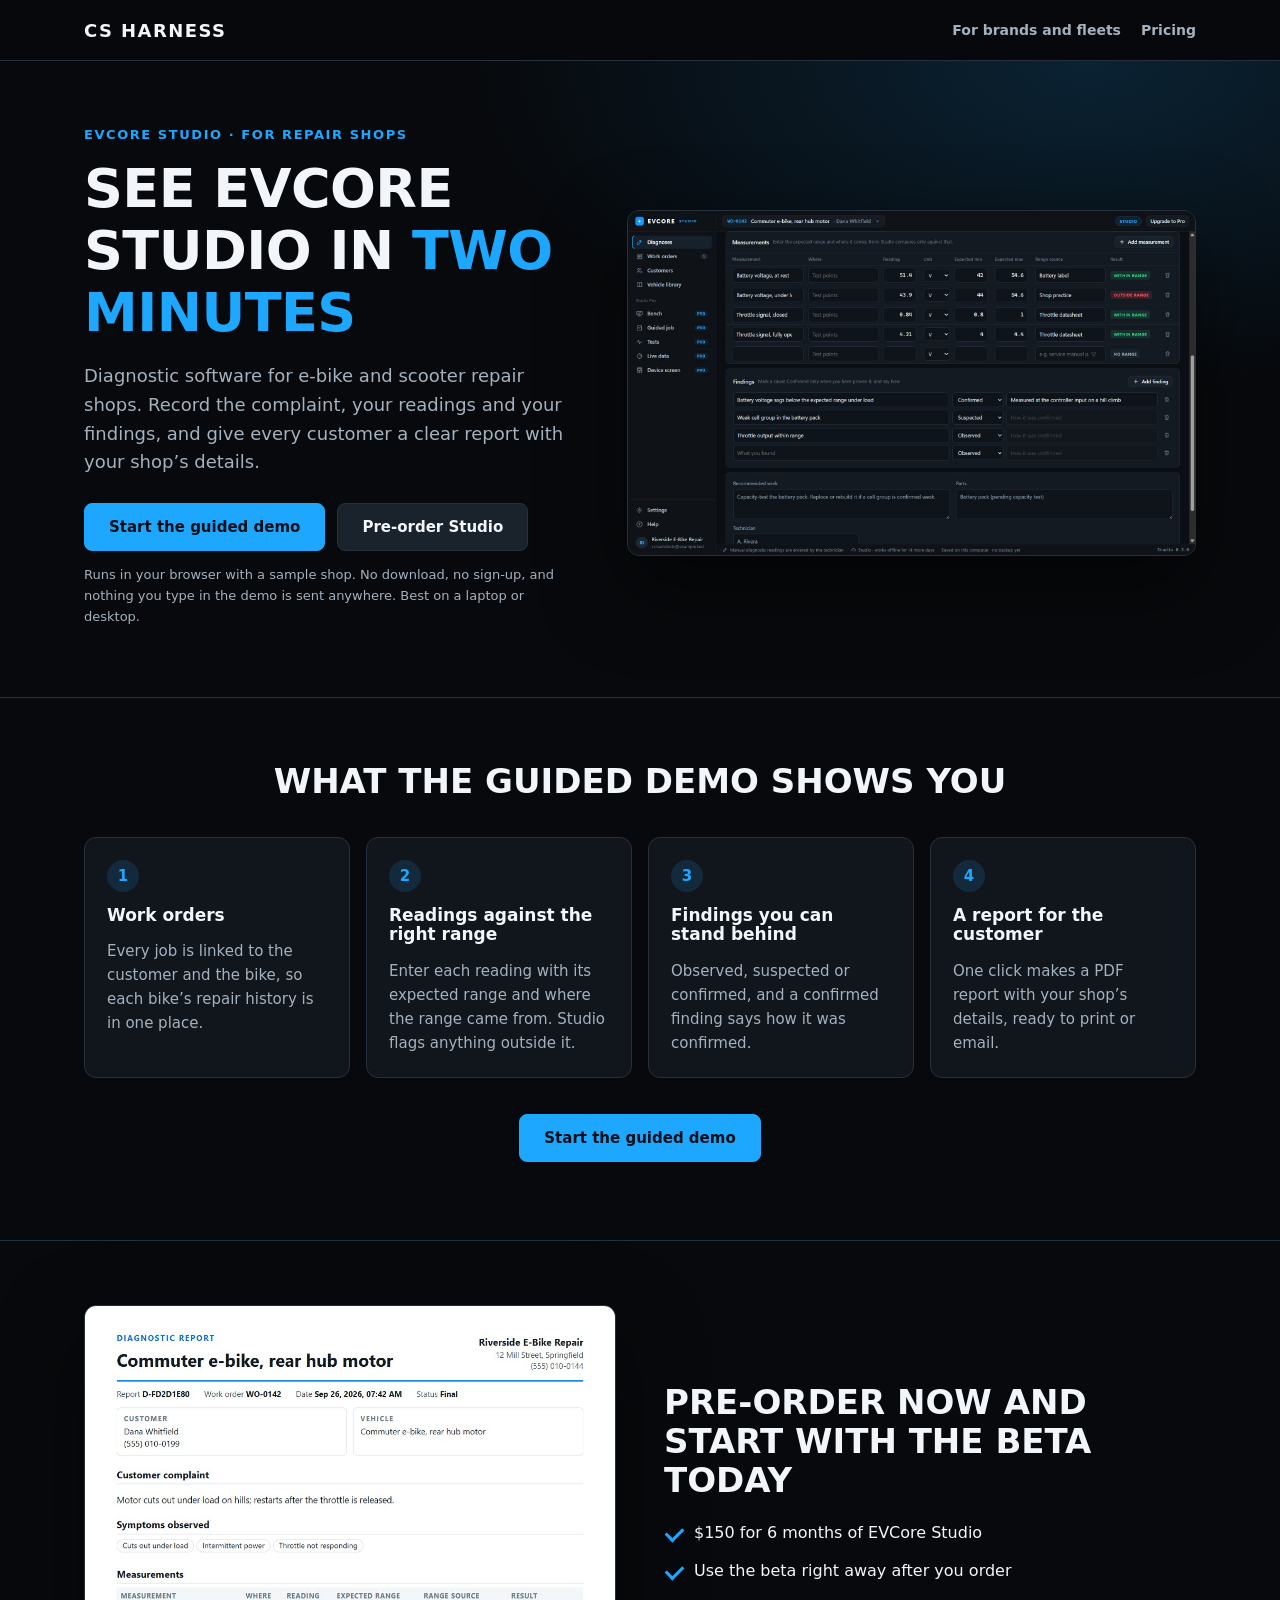
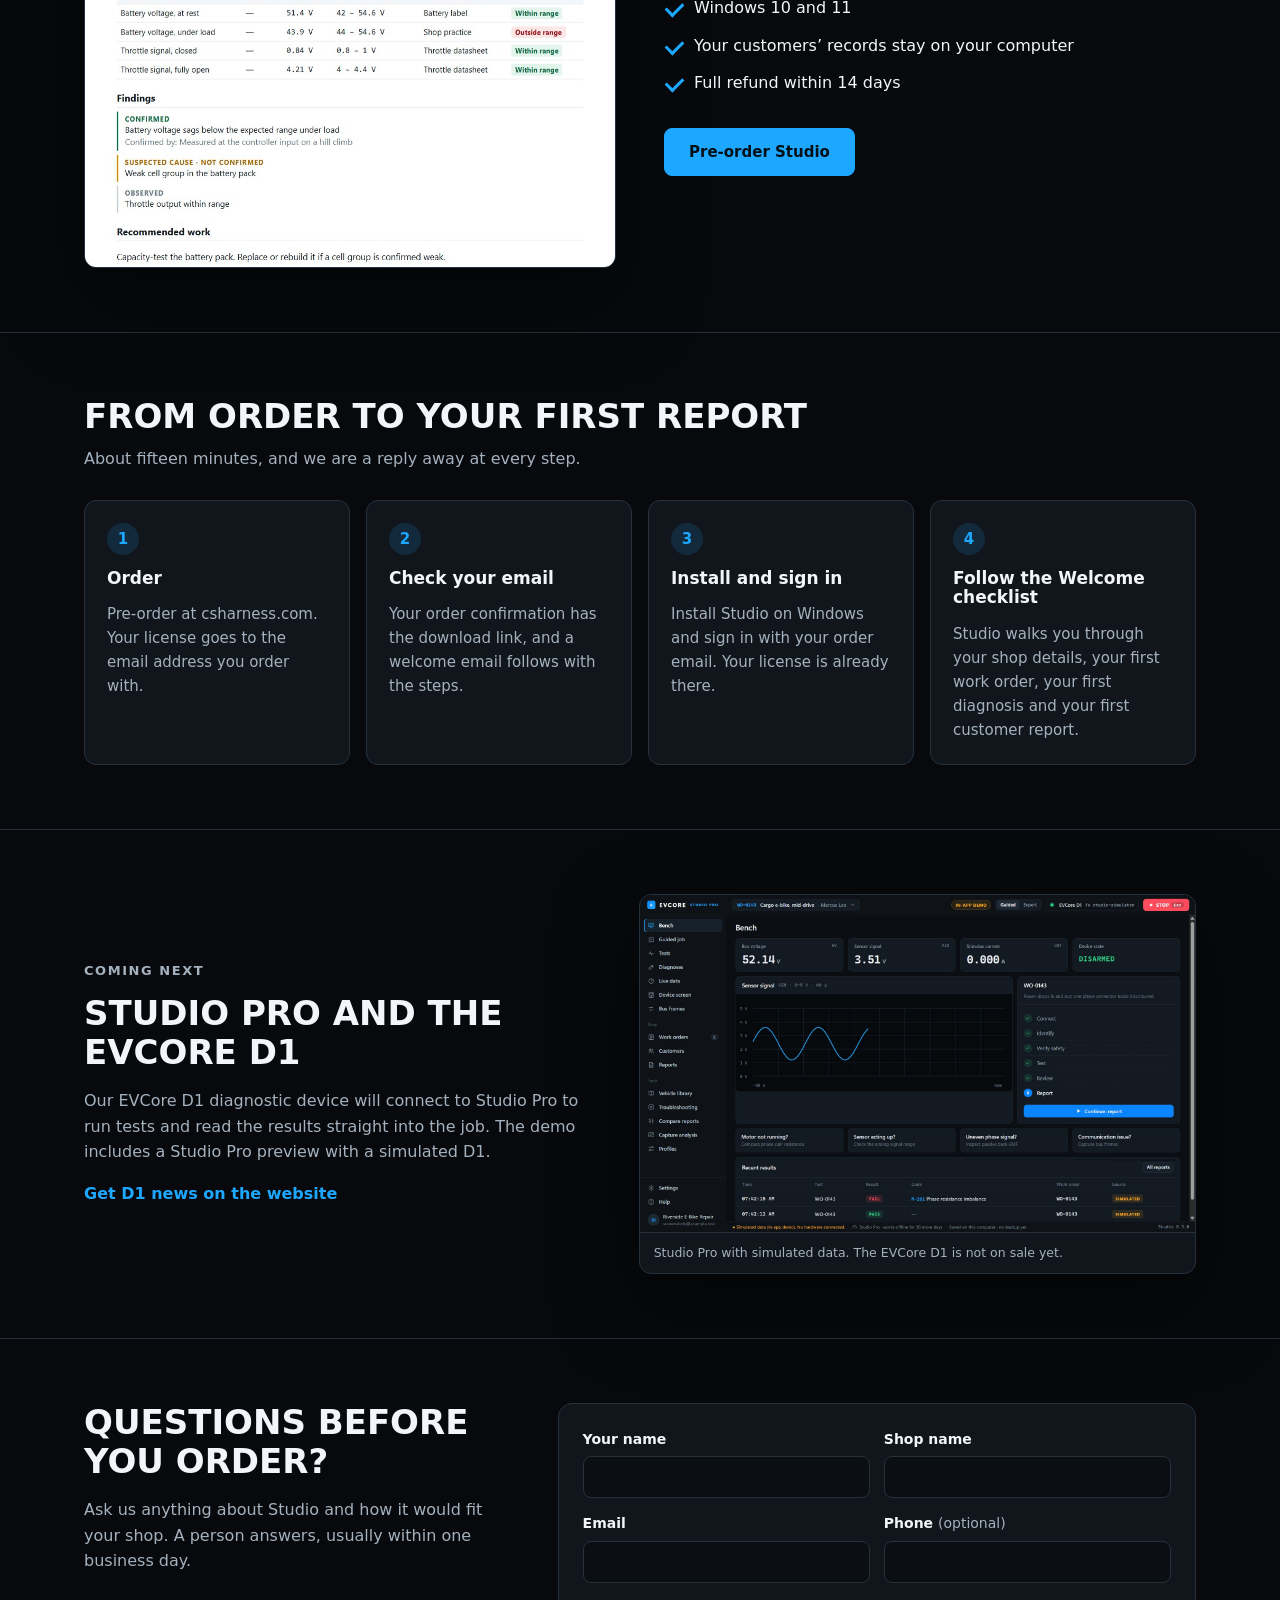
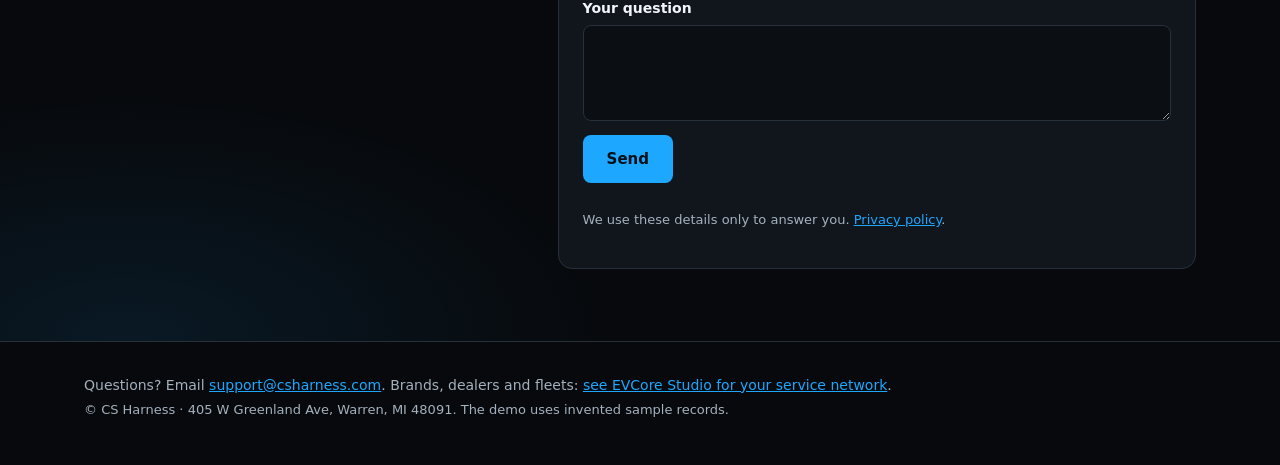
<file: index.html>
<!doctype html>
<html lang="en">
<head>
<meta charset="utf-8">
<meta name="viewport" content="width=device-width,initial-scale=1">
<meta http-equiv="Content-Security-Policy" content="default-src 'self'; style-src 'self' https://fonts.googleapis.com; font-src https://fonts.gstatic.com; img-src 'self'; script-src 'self'; connect-src https://ueywbfrhcbqugoajuinx.supabase.co; object-src 'none'; base-uri 'none'; form-action 'none'">
<title>EVCore Studio demo</title>
<meta name="description" content="Try EVCore Studio in your browser: a guided two-minute demo of diagnostic records and customer reports for e-bike and scooter repair shops.">
<meta name="theme-color" content="#07090c">
<link rel="preconnect" href="https://fonts.googleapis.com">
<link rel="stylesheet" href="https://fonts.googleapis.com/css2?family=Montserrat:wght@700;800&display=swap">
<link rel="stylesheet" href="./demo.css">
<script type="module" src="./lead-form.js"></script>
</head>
<body>
<header class="bar"><div class="wrap bar-in">
  <a class="brand" href="https://csharness.com/?utm_source=studio-demo&amp;utm_medium=demo">CS HARNESS</a>
  <nav class="bar-nav" aria-label="Demo site">
    <a class="bar-link" href="./business/">For brands and fleets</a>
    <a class="bar-link" href="https://csharness.com/pages/software?utm_source=studio-demo&amp;utm_medium=demo">Pricing</a>
  </nav>
</div></header>

<main>
<section class="hero"><div class="wrap hero-in">
  <div class="hero-copy">
    <p class="eyebrow">EVCore Studio · for repair shops</p>
    <h1>See EVCore Studio in <span>two minutes</span></h1>
    <p class="lead">Diagnostic software for e-bike and scooter repair shops. Record the complaint, your readings and your findings, and give every customer a clear report with your shop’s details.</p>
    <div class="cta">
      <a class="btn primary" href="./studio/?tour=1">Start the guided demo</a>
      <a class="btn" href="https://csharness.com/pages/software?utm_source=studio-demo&amp;utm_medium=demo">Pre-order Studio</a>
    </div>
    <p class="fine">Runs in your browser with a sample shop. No download, no sign-up, and nothing you type in the demo is sent anywhere. Best on a laptop or desktop.</p>
  </div>
  <figure class="shot hero-shot"><img src="./img/evcore-studio-diagnosis.jpg" alt="EVCore Studio showing a diagnosis: measurements checked against their expected ranges, and findings"></figure>
</div></section>

<section class="steps"><div class="wrap">
  <h2>What the guided demo shows you</h2>
  <ol class="grid">
    <li><span class="num">1</span><h3>Work orders</h3><p>Every job is linked to the customer and the bike, so each bike’s repair history is in one place.</p></li>
    <li><span class="num">2</span><h3>Readings against the right range</h3><p>Enter each reading with its expected range and where the range came from. Studio flags anything outside it.</p></li>
    <li><span class="num">3</span><h3>Findings you can stand behind</h3><p>Observed, suspected or confirmed, and a confirmed finding says how it was confirmed.</p></li>
    <li><span class="num">4</span><h3>A report for the customer</h3><p>One click makes a PDF report with your shop’s details, ready to print or email.</p></li>
  </ol>
  <div class="cta center"><a class="btn primary" href="./studio/?tour=1">Start the guided demo</a></div>
</div></section>

<section class="report"><div class="wrap report-in">
  <figure class="shot"><img src="./img/evcore-studio-report.jpg" alt="A diagnostic report made by EVCore Studio for a sample e-bike" loading="lazy"></figure>
  <div>
    <h2>Pre-order now and start with the beta today</h2>
    <ul class="ticks">
      <li>$150 for 6 months of EVCore Studio</li>
      <li>Use the beta right away after you order</li>
      <li>Windows 10 and 11</li>
      <li>Your customers’ records stay on your computer</li>
      <li>Full refund within 14 days</li>
    </ul>
    <div class="cta"><a class="btn primary" href="https://csharness.com/pages/software?utm_source=studio-demo&amp;utm_medium=demo">Pre-order Studio</a></div>
  </div>
</div></section>

<section class="after"><div class="wrap">
  <h2>From order to your first report</h2>
  <p class="section-lead">About fifteen minutes, and we are a reply away at every step.</p>
  <ol class="timeline">
    <li><span class="num">1</span><div><h3>Order</h3><p>Pre-order at csharness.com. Your license goes to the email address you order with.</p></div></li>
    <li><span class="num">2</span><div><h3>Check your email</h3><p>Your order confirmation has the download link, and a welcome email follows with the steps.</p></div></li>
    <li><span class="num">3</span><div><h3>Install and sign in</h3><p>Install Studio on Windows and sign in with your order email. Your license is already there.</p></div></li>
    <li><span class="num">4</span><div><h3>Follow the Welcome checklist</h3><p>Studio walks you through your shop details, your first work order, your first diagnosis and your first customer report.</p></div></li>
  </ol>
</div></section>

<section class="pro"><div class="wrap report-in">
  <div>
    <p class="eyebrow">Coming next</p>
    <h2>Studio Pro and the EVCore D1</h2>
    <p>Our EVCore D1 diagnostic device will connect to Studio Pro to run tests and read the results straight into the job. The demo includes a Studio Pro preview with a simulated D1.</p>
    <a class="textlink" href="https://csharness.com/pages/software?utm_source=studio-demo&amp;utm_medium=demo">Get D1 news on the website</a>
  </div>
  <figure class="shot"><img src="./img/evcore-pro-bench.jpg" alt="Studio Pro bench screen with simulated readings" loading="lazy"><figcaption>Studio Pro with simulated data. The EVCore D1 is not on sale yet.</figcaption></figure>
</div></section>

<section class="contact" id="question"><div class="wrap contact-in">
  <div>
    <h2>Questions before you order?</h2>
    <p>Ask us anything about Studio and how it would fit your shop. A person answers, usually within one business day.</p>
  </div>
  <div class="form-card">
    <p class="form-fallback">Email us at <a href="mailto:support@csharness.com">support@csharness.com</a>.</p>
    <form data-lead="shop" hidden novalidate data-thanks="Thank you. We will reply by email within one business day.">
      <div class="form-fields">
        <div class="two">
          <label>Your name<input name="name" required maxlength="80" autocomplete="name"></label>
          <label>Shop name<input name="company" required maxlength="120" autocomplete="organization"></label>
        </div>
        <div class="two">
          <label>Email<input name="email" type="email" required maxlength="254" autocomplete="email"></label>
          <label><span>Phone <span class="opt">(optional)</span></span><input name="phone" type="tel" maxlength="40" autocomplete="tel"></label>
        </div>
        <label>Your question<textarea name="message" required maxlength="2000" rows="4"></textarea></label>
        <label class="hp" aria-hidden="true">Website<input name="website" tabindex="-1" autocomplete="off"></label>
        <button class="btn primary" type="submit">Send</button>
        <p class="fine">We use these details only to answer you. <a href="https://csharness.com/policies/privacy-policy">Privacy policy</a>.</p>
      </div>
      <p class="form-status" role="status" hidden></p>
    </form>
  </div>
</div></section>
</main>

<footer class="foot"><div class="wrap">
  <p>Questions? Email <a href="mailto:support@csharness.com">support@csharness.com</a>. Brands, dealers and fleets: <a href="./business/">see EVCore Studio for your service network</a>.</p>
  <p class="fine">© CS Harness · 405 W Greenland Ave, Warren, MI 48091. The demo uses invented sample records.</p>
</div></footer>
</body>
</html>
</file>
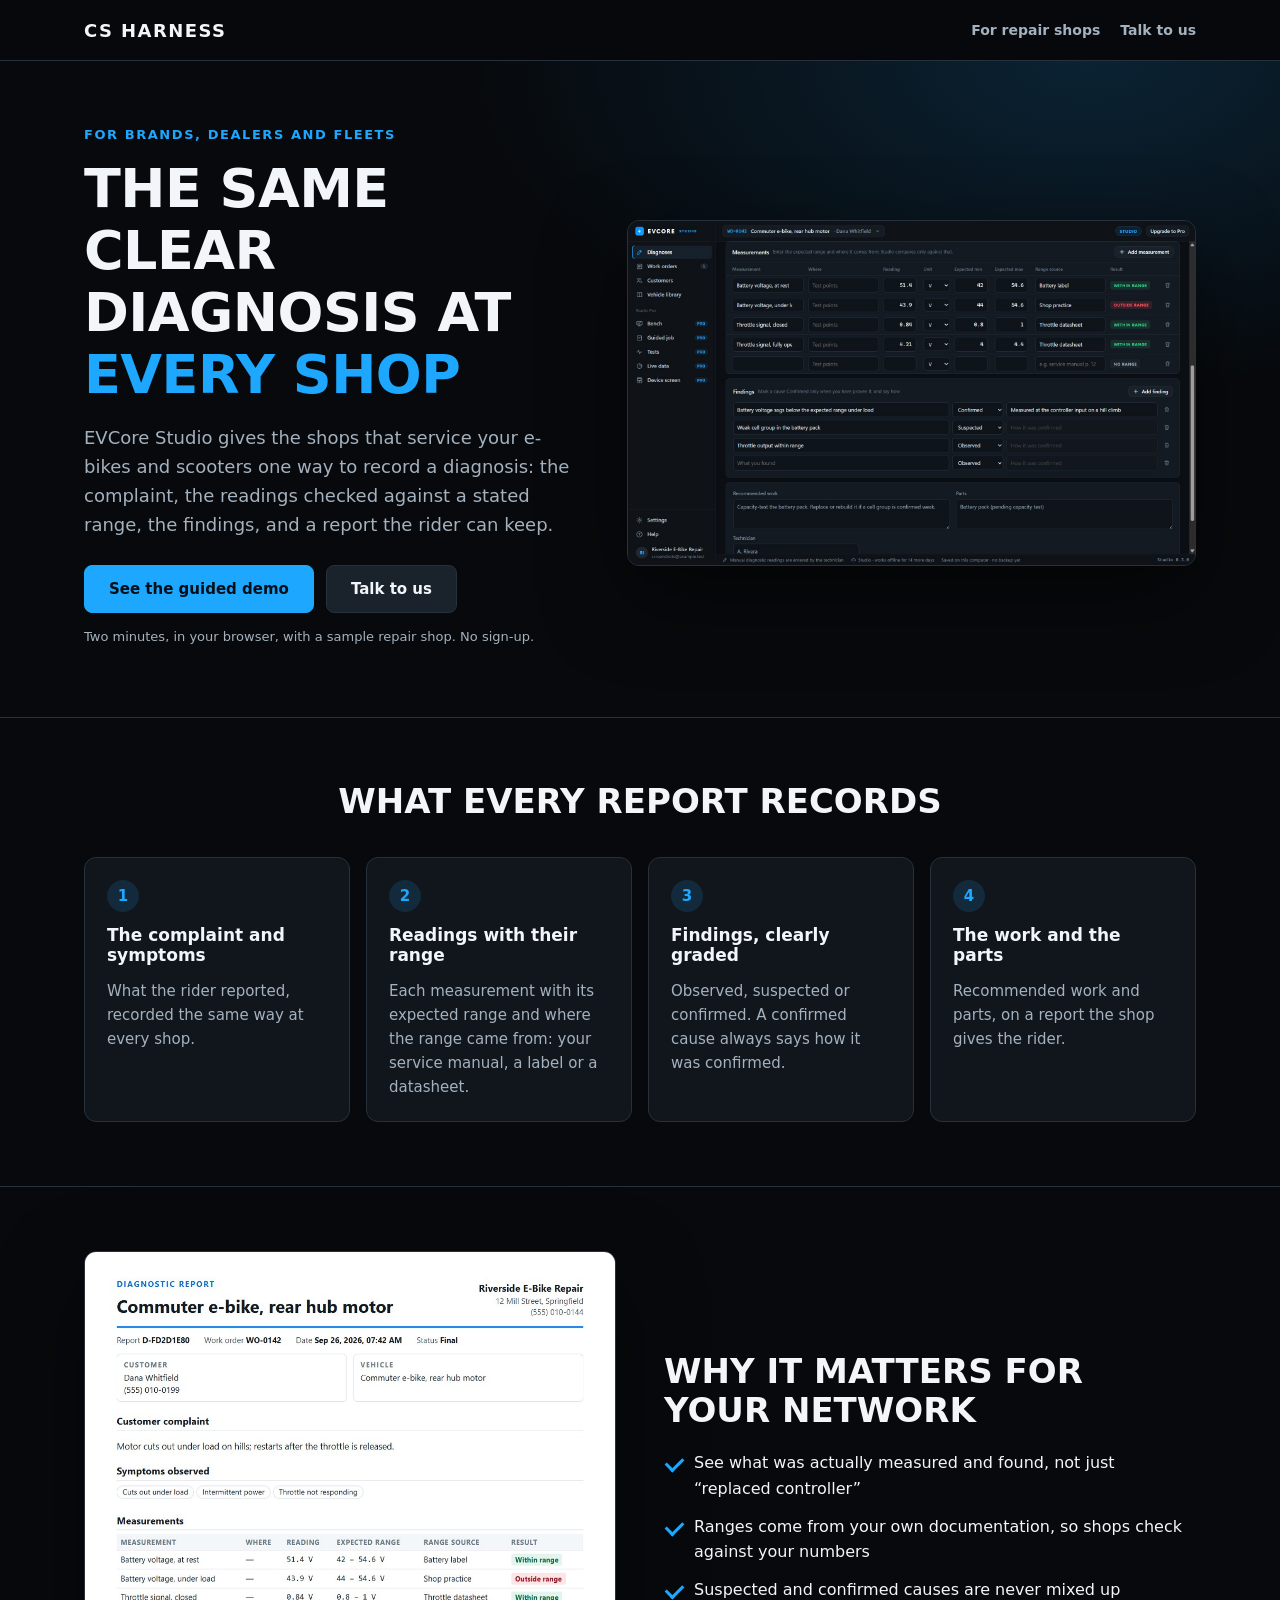
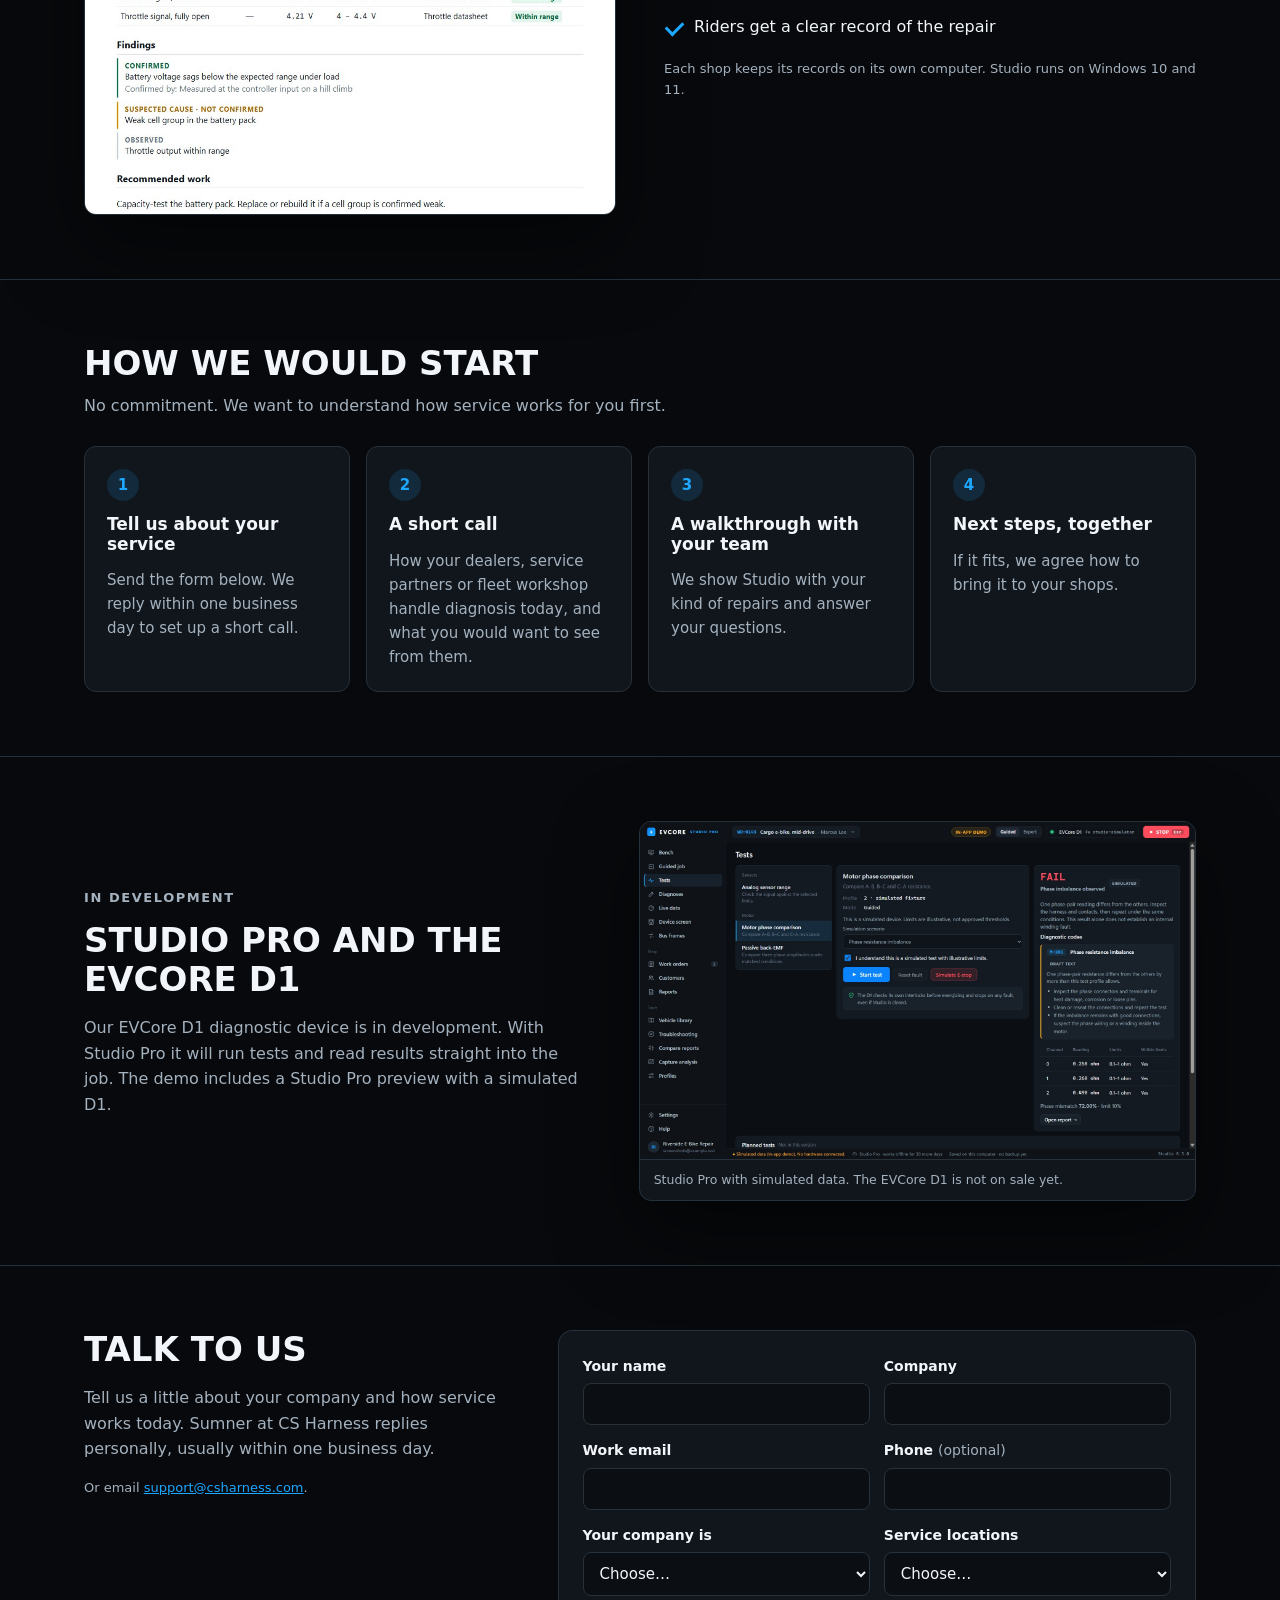
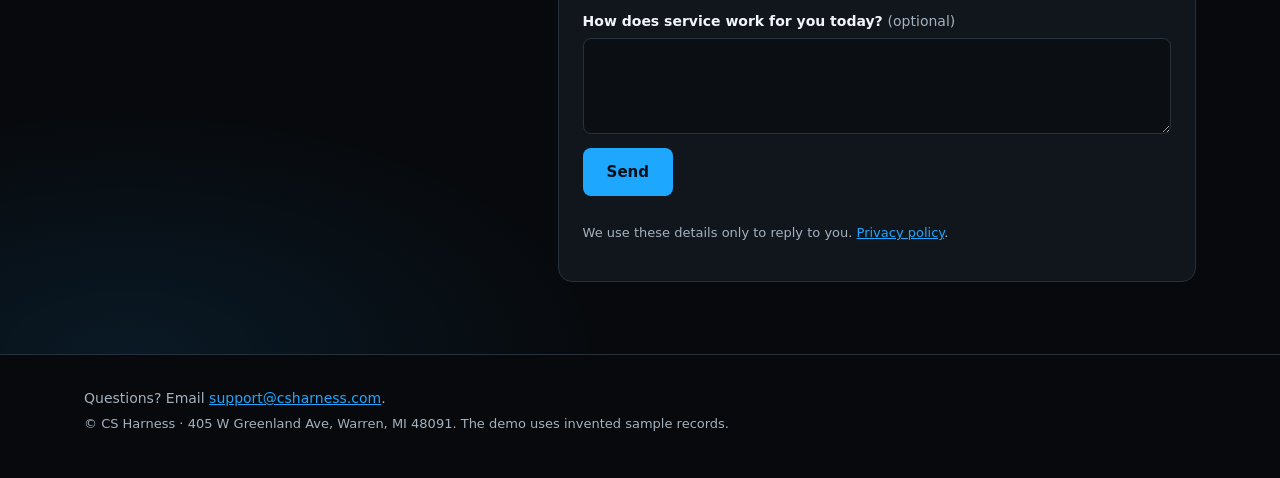
<file: business/index.html>
<!doctype html>
<html lang="en">
<head>
<meta charset="utf-8">
<meta name="viewport" content="width=device-width,initial-scale=1">
<meta http-equiv="Content-Security-Policy" content="default-src 'self'; style-src 'self' https://fonts.googleapis.com; font-src https://fonts.gstatic.com; img-src 'self'; script-src 'self'; connect-src https://ueywbfrhcbqugoajuinx.supabase.co; object-src 'none'; base-uri 'none'; form-action 'none'">
<title>EVCore Studio for service networks</title>
<meta name="description" content="Consistent diagnostic reports for every shop that services your e-bikes and scooters. A guided demo for brands, dealers and fleet operators.">
<meta name="theme-color" content="#07090c">
<link rel="preconnect" href="https://fonts.googleapis.com">
<link rel="stylesheet" href="https://fonts.googleapis.com/css2?family=Montserrat:wght@700;800&display=swap">
<link rel="stylesheet" href="../demo.css">
<script type="module" src="../lead-form.js"></script>
</head>
<body>
<header class="bar"><div class="wrap bar-in">
  <a class="brand" href="https://csharness.com/?utm_source=studio-demo&amp;utm_medium=demo">CS HARNESS</a>
  <nav class="bar-nav" aria-label="Demo site">
    <a class="bar-link" href="../">For repair shops</a>
    <a class="bar-link" href="#contact">Talk to us</a>
  </nav>
</div></header>

<main>
<section class="hero"><div class="wrap hero-in">
  <div class="hero-copy">
    <p class="eyebrow">For brands, dealers and fleets</p>
    <h1>The same clear diagnosis at <span>every shop</span></h1>
    <p class="lead">EVCore Studio gives the shops that service your e-bikes and scooters one way to record a diagnosis: the complaint, the readings checked against a stated range, the findings, and a report the rider can keep.</p>
    <div class="cta">
      <a class="btn primary" href="../studio/?tour=1&amp;for=business">See the guided demo</a>
      <a class="btn" href="#contact">Talk to us</a>
    </div>
    <p class="fine">Two minutes, in your browser, with a sample repair shop. No sign-up.</p>
  </div>
  <figure class="shot hero-shot"><img src="../img/evcore-studio-diagnosis.jpg" alt="EVCore Studio showing a diagnosis: measurements checked against their expected ranges, and findings"></figure>
</div></section>

<section class="steps"><div class="wrap">
  <h2>What every report records</h2>
  <ol class="grid">
    <li><span class="num">1</span><h3>The complaint and symptoms</h3><p>What the rider reported, recorded the same way at every shop.</p></li>
    <li><span class="num">2</span><h3>Readings with their range</h3><p>Each measurement with its expected range and where the range came from: your service manual, a label or a datasheet.</p></li>
    <li><span class="num">3</span><h3>Findings, clearly graded</h3><p>Observed, suspected or confirmed. A confirmed cause always says how it was confirmed.</p></li>
    <li><span class="num">4</span><h3>The work and the parts</h3><p>Recommended work and parts, on a report the shop gives the rider.</p></li>
  </ol>
</div></section>

<section class="report"><div class="wrap report-in">
  <figure class="shot"><img src="../img/evcore-studio-report.jpg" alt="A diagnostic report made by EVCore Studio for a sample e-bike" loading="lazy"></figure>
  <div>
    <h2>Why it matters for your network</h2>
    <ul class="ticks">
      <li>See what was actually measured and found, not just “replaced controller”</li>
      <li>Ranges come from your own documentation, so shops check against your numbers</li>
      <li>Suspected and confirmed causes are never mixed up</li>
      <li>Riders get a clear record of the repair</li>
    </ul>
    <p class="fine">Each shop keeps its records on its own computer. Studio runs on Windows 10 and 11.</p>
  </div>
</div></section>

<section class="after"><div class="wrap">
  <h2>How we would start</h2>
  <p class="section-lead">No commitment. We want to understand how service works for you first.</p>
  <ol class="timeline">
    <li><span class="num">1</span><div><h3>Tell us about your service</h3><p>Send the form below. We reply within one business day to set up a short call.</p></div></li>
    <li><span class="num">2</span><div><h3>A short call</h3><p>How your dealers, service partners or fleet workshop handle diagnosis today, and what you would want to see from them.</p></div></li>
    <li><span class="num">3</span><div><h3>A walkthrough with your team</h3><p>We show Studio with your kind of repairs and answer your questions.</p></div></li>
    <li><span class="num">4</span><div><h3>Next steps, together</h3><p>If it fits, we agree how to bring it to your shops.</p></div></li>
  </ol>
</div></section>

<section class="pro"><div class="wrap report-in">
  <div>
    <p class="eyebrow">In development</p>
    <h2>Studio Pro and the EVCore D1</h2>
    <p>Our EVCore D1 diagnostic device is in development. With Studio Pro it will run tests and read results straight into the job. The demo includes a Studio Pro preview with a simulated D1.</p>
  </div>
  <figure class="shot"><img src="../img/evcore-pro-tests.jpg" alt="Studio Pro test screen with simulated results" loading="lazy"><figcaption>Studio Pro with simulated data. The EVCore D1 is not on sale yet.</figcaption></figure>
</div></section>

<section class="contact" id="contact"><div class="wrap contact-in">
  <div>
    <h2>Talk to us</h2>
    <p>Tell us a little about your company and how service works today. Sumner at CS Harness replies personally, usually within one business day.</p>
    <p class="fine">Or email <a href="mailto:support@csharness.com">support@csharness.com</a>.</p>
  </div>
  <div class="form-card">
    <p class="form-fallback">Email us at <a href="mailto:support@csharness.com">support@csharness.com</a>.</p>
    <form data-lead="business" hidden novalidate data-thanks="Thank you. Sumner will reply by email within one business day to set up a call.">
      <div class="form-fields">
        <div class="two">
          <label>Your name<input name="name" required maxlength="80" autocomplete="name"></label>
          <label>Company<input name="company" required maxlength="120" autocomplete="organization"></label>
        </div>
        <div class="two">
          <label>Work email<input name="email" type="email" required maxlength="254" autocomplete="email"></label>
          <label><span>Phone <span class="opt">(optional)</span></span><input name="phone" type="tel" maxlength="40" autocomplete="tel"></label>
        </div>
        <div class="two">
          <label>Your company is<select name="company_type" required>
            <option value="">Choose…</option><option value="brand">An e-bike or scooter brand</option><option value="dealer">A dealer or retailer</option>
            <option value="fleet">A fleet operator</option><option value="other">Something else</option></select></label>
          <label>Service locations<select name="locations">
            <option value="">Choose…</option><option value="1">1</option><option value="2-5">2 to 5</option><option value="6-20">6 to 20</option><option value="21+">21 or more</option></select></label>
        </div>
        <label><span>How does service work for you today? <span class="opt">(optional)</span></span><textarea name="message" maxlength="2000" rows="4"></textarea></label>
        <label class="hp" aria-hidden="true">Website<input name="website" tabindex="-1" autocomplete="off"></label>
        <button class="btn primary" type="submit">Send</button>
        <p class="fine">We use these details only to reply to you. <a href="https://csharness.com/policies/privacy-policy">Privacy policy</a>.</p>
      </div>
      <p class="form-status" role="status" hidden></p>
    </form>
  </div>
</div></section>
</main>

<footer class="foot"><div class="wrap">
  <p>Questions? Email <a href="mailto:support@csharness.com">support@csharness.com</a>.</p>
  <p class="fine">© CS Harness · 405 W Greenland Ave, Warren, MI 48091. The demo uses invented sample records.</p>
</div></footer>
</body>
</html>
</file>
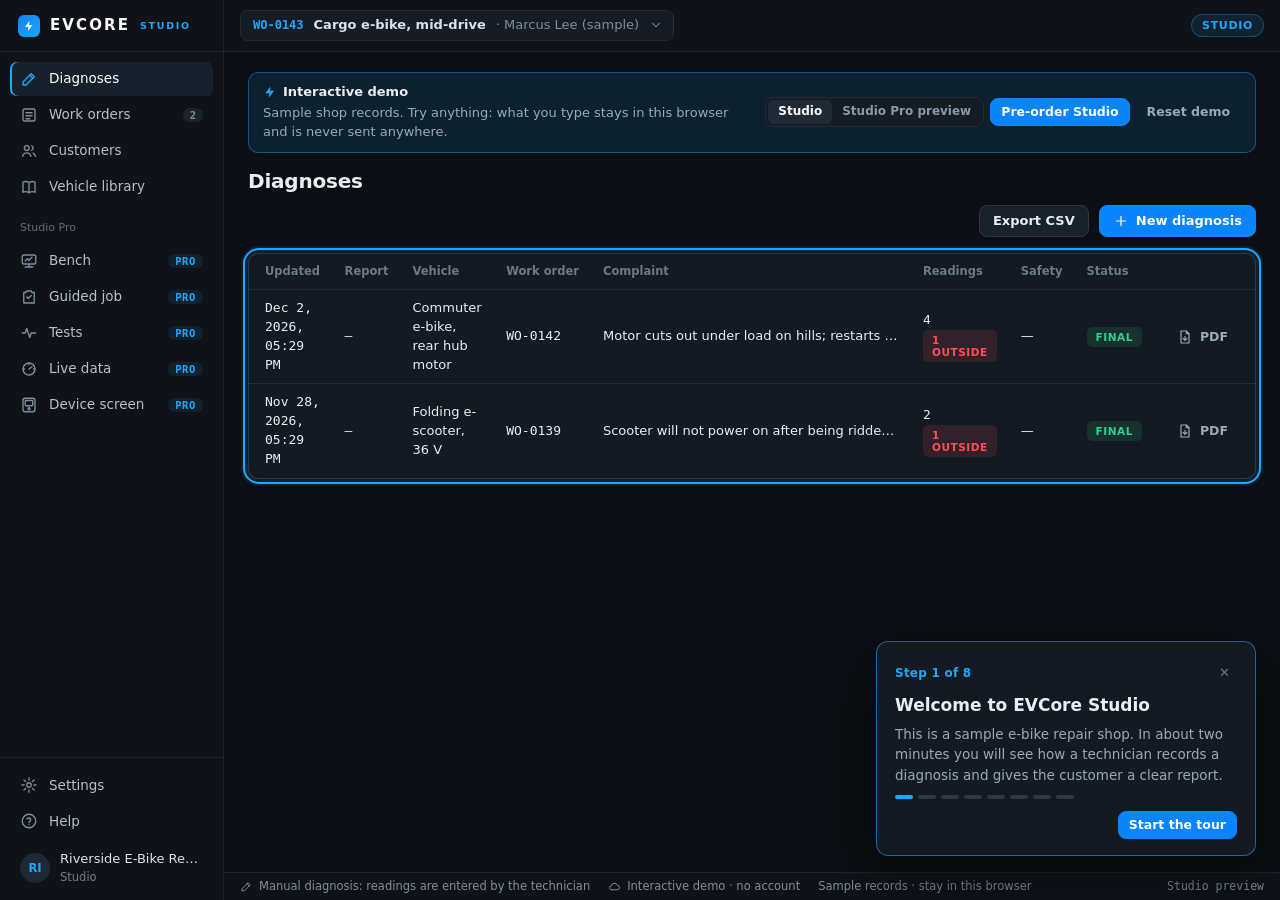
<file: studio/index.html>
<!doctype html>
<html lang="en" data-demo="studio"><head><meta http-equiv="Content-Security-Policy" content="default-src 'self'; script-src 'self'; style-src 'self'; img-src 'self' data:; connect-src 'self'; object-src 'none'; base-uri 'none'"><meta charset="UTF-8"><meta name="viewport" content="width=device-width,initial-scale=1"><meta name="theme-color" content="#123d38"><title>EVCore Studio demo</title><meta name="description" content="A guided demo of EVCore Studio with a sample repair shop."><link rel="stylesheet" href="./style.css"></head>
<body><div id="app"></div><div id="toast" role="status" aria-live="polite"></div><script type="module" src="./app.js"></script></body></html>
</file>
<file: demo.css>
/* demo.csharness.com landing page. Colours and type follow the csharness.com theme. */
:root { --bg: #07090c; --panel: #11161c; --panel-2: #1a222b; --line: #26313c; --text: #f2f6fa; --text-2: #a4b1be; --accent: #1ea7ff; --accent-2: #0a84ff;
  --display: "Montserrat", "Segoe UI", system-ui, sans-serif; --ui: "Segoe UI", system-ui, -apple-system, sans-serif; color-scheme: dark; }
* { box-sizing: border-box; }
html { -webkit-text-size-adjust: 100%; }
body { margin: 0; background: var(--bg); color: var(--text); font: 16px/1.6 var(--ui); }
img { display: block; max-width: 100%; height: auto; }
a { color: var(--accent); }
.wrap { max-width: 1160px; margin: 0 auto; padding: 0 24px; }
@media (max-width: 600px) { .wrap { padding: 0 16px; } }

.bar { border-bottom: 1px solid var(--line); background: rgba(7, 9, 12, .92); position: sticky; top: 0; z-index: 5; backdrop-filter: blur(8px); }
.bar-in { display: flex; align-items: center; justify-content: space-between; height: 60px; }
.brand { font: 800 18px var(--display); letter-spacing: .08em; color: var(--text); text-decoration: none; }
.bar-link { color: var(--text-2); text-decoration: none; font-weight: 600; font-size: 14px; }
.bar-link:hover { color: var(--text); }

h1, h2, h3 { font-family: var(--display); line-height: 1.15; margin: 0 0 14px; }
h1 { font-size: clamp(32px, 5vw, 54px); font-weight: 800; text-transform: uppercase; letter-spacing: -.01em; }
h1 span { color: var(--accent); }
h2 { font-size: clamp(24px, 3vw, 34px); font-weight: 800; text-transform: uppercase; }
h3 { font-size: 17px; font-weight: 700; }
.eyebrow { color: var(--accent); font-weight: 700; font-size: 13px; letter-spacing: .12em; text-transform: uppercase; margin: 0 0 12px; }
.lead { font-size: 18px; color: var(--text-2); max-width: 560px; }
.fine { font-size: 13px; color: var(--text-2); }

.hero { padding: 64px 0 56px; background: radial-gradient(900px 480px at 85% 0%, rgba(30, 167, 255, .16), transparent 70%); }
.hero-in { display: grid; grid-template-columns: minmax(0, 1fr) minmax(0, 1.15fr); gap: 48px; align-items: center; }
.cta { display: flex; flex-wrap: wrap; gap: 12px; margin: 26px 0 14px; }
.cta.center { justify-content: center; margin-top: 36px; }
.btn { display: inline-flex; align-items: center; justify-content: center; min-height: 48px; padding: 0 24px; border-radius: 8px; border: 1px solid var(--line);
  background: var(--panel-2); color: var(--text); font: 700 15px var(--ui); text-decoration: none; transition: transform .15s, box-shadow .15s, background .15s; }
.btn:hover { transform: translateY(-1px); background: #222c37; }
.btn.primary { background: var(--accent); border-color: var(--accent); color: #041018; box-shadow: 0 0 0 0 rgba(30, 167, 255, .5); }
.btn.primary:hover { background: #45b6ff; box-shadow: 0 8px 28px rgba(30, 167, 255, .35); }
.btn:focus-visible, a:focus-visible { outline: 2px solid var(--accent); outline-offset: 3px; }

.shot { margin: 0; border-radius: 12px; overflow: hidden; border: 1px solid var(--line); background: var(--panel); box-shadow: 0 30px 80px rgba(0, 0, 0, .5); }
.shot figcaption { font-size: 12.5px; color: var(--text-2); padding: 10px 14px; border-top: 1px solid var(--line); }

.steps { padding: 64px 0; border-top: 1px solid var(--line); }
.steps h2 { text-align: center; margin-bottom: 36px; }
.grid { list-style: none; padding: 0; margin: 0; display: grid; grid-template-columns: repeat(4, minmax(0, 1fr)); gap: 16px; }
.grid li { background: var(--panel); border: 1px solid var(--line); border-radius: 12px; padding: 22px; }
.grid p { color: var(--text-2); margin: 0; font-size: 15px; }
.num { display: inline-grid; place-items: center; width: 32px; height: 32px; border-radius: 50%; background: rgba(30, 167, 255, .14); color: var(--accent); font: 800 15px var(--display); margin-bottom: 14px; }

.report, .pro { padding: 64px 0; border-top: 1px solid var(--line); }
.report-in { display: grid; grid-template-columns: minmax(0, 1fr) minmax(0, 1fr); gap: 48px; align-items: center; }
.pro .report-in { grid-template-columns: minmax(0, 1fr) minmax(0, 1.1fr); }
.pro p { color: var(--text-2); }
.ticks { list-style: none; padding: 0; margin: 0; }
.ticks li { position: relative; padding: 6px 0 6px 30px; }
.ticks li::before { content: ""; position: absolute; left: 2px; top: 13px; width: 14px; height: 8px; border-left: 3px solid var(--accent); border-bottom: 3px solid var(--accent); transform: rotate(-45deg); }
.textlink { font-weight: 700; text-decoration: none; }
.textlink:hover { text-decoration: underline; }

.foot { border-top: 1px solid var(--line); padding: 28px 0 40px; color: var(--text-2); font-size: 14px; }
.foot p { margin: 4px 0; }

@media (max-width: 960px) {
  .hero-in, .report-in, .pro .report-in { grid-template-columns: minmax(0, 1fr); gap: 32px; }
  .grid { grid-template-columns: repeat(2, minmax(0, 1fr)); }
  .hero { padding-top: 40px; }
}
@media (max-width: 560px) {
  .grid { grid-template-columns: minmax(0, 1fr); }
  .btn { width: 100%; }
}
@media (prefers-reduced-motion: reduce) { .btn { transition: none; } .btn:hover { transform: none; } }

.bar-nav { display: flex; gap: 20px; }
@media (max-width: 480px) { .bar-nav { gap: 14px; } .bar-link { font-size: 13px; } }
.section-lead { color: var(--text-2); margin: -4px 0 28px; }
.after { padding: 64px 0; border-top: 1px solid var(--line); }
.timeline { list-style: none; padding: 0; margin: 0; display: grid; grid-template-columns: repeat(4, minmax(0, 1fr)); gap: 16px; }
.timeline li { display: flex; flex-direction: column; background: var(--panel); border: 1px solid var(--line); border-radius: 12px; padding: 22px; }
.timeline p { color: var(--text-2); margin: 0; font-size: 15px; }

.contact { padding: 64px 0 72px; border-top: 1px solid var(--line); background: radial-gradient(700px 360px at 10% 100%, rgba(30, 167, 255, .10), transparent 70%); }
.contact-in { display: grid; grid-template-columns: minmax(0, .8fr) minmax(0, 1.2fr); gap: 48px; align-items: start; }
.contact p { color: var(--text-2); }
.form-card { background: var(--panel); border: 1px solid var(--line); border-radius: 14px; padding: 24px; }
.form-card form { display: block; }
.form-card form[hidden] { display: none; }
.form-fields { display: grid; gap: 14px; }
.form-fields .two { display: grid; grid-template-columns: minmax(0, 1fr) minmax(0, 1fr); gap: 14px; }
.form-card label { display: flex; flex-direction: column; gap: 6px; font-size: 14px; font-weight: 600; }
.form-card .opt { font-weight: 400; color: var(--text-2); }
.form-card input, .form-card select, .form-card textarea { font: 15px var(--ui); color: var(--text); background: #0b0f14; border: 1px solid var(--line); border-radius: 8px; padding: 11px 12px; width: 100%; }
.form-card textarea { resize: vertical; }
.form-card input:focus, .form-card select:focus, .form-card textarea:focus { outline: 2px solid var(--accent); outline-offset: 1px; border-color: transparent; }
.form-card .btn { justify-self: start; border: 0; cursor: pointer; }
.form-card .btn:disabled { opacity: .6; cursor: default; }
.form-card .hp { position: absolute; left: -10000px; width: 1px; height: 1px; overflow: hidden; }
.form-status { margin: 12px 0 0; padding: 12px 14px; border-radius: 8px; background: var(--panel-2); color: var(--text); }
.form-status.ok { background: rgba(47, 208, 138, .12); border: 1px solid rgba(47, 208, 138, .4); }
.form-status.bad { background: rgba(255, 77, 94, .12); border: 1px solid rgba(255, 77, 94, .4); }

@media (max-width: 960px) {
  .timeline { grid-template-columns: repeat(2, minmax(0, 1fr)); }
  .contact-in { grid-template-columns: minmax(0, 1fr); gap: 24px; }
}
@media (max-width: 560px) {
  .timeline, .form-fields .two { grid-template-columns: minmax(0, 1fr); }
  .form-card { padding: 18px; }
}
</file>
<file: studio/style.css>
/* EVCore Studio. Dark by default (the CS Harness brand), light theme for bright shops and print.
   Windows system fonts only: Studio is Windows-only and makes no font requests. */
:root {
  --bg: #0b0e12; --chrome: #0f1318; --chrome-line: #1b232c; --panel: #141a21; --panel-2: #19212a; --line: #232d38; --line-2: #2c3845;
  --text: #e8eef4; --text-2: #9aa9b7; --text-3: #6b7a88; --input: #0f141a;
  --accent: #1ea7ff; --accent-2: #0a84ff; --accent-soft: rgba(30, 167, 255, .12);
  --ok: #2fd08a; --ok-soft: rgba(47, 208, 138, .12); --warn: #ffb020; --warn-soft: rgba(255, 176, 32, .12);
  --bad: #ff4d5e; --bad-soft: rgba(255, 77, 94, .13); --grid: #1c2530; --scope: #070a0d;
  --ui: "Segoe UI Variable Text", "Segoe UI", system-ui, sans-serif;
  --display: "Segoe UI Variable Display", "Segoe UI", system-ui, sans-serif;
  --mono: "Cascadia Mono", "Cascadia Code", Consolas, ui-monospace, monospace;
  color-scheme: dark;
}
:root[data-theme="light"] {
  --bg: #eef1f4; --panel: #ffffff; --panel-2: #f5f7f9; --line: #dde3e9; --line-2: #cbd4dd; --text: #0f1720; --text-2: #4d5b69; --text-3: #7d8a97;
  --input: #ffffff; --accent: #0a84ff; --accent-soft: rgba(10, 132, 255, .10); --grid: #e6ebf0; --scope: #fbfcfd;
  --ok: #0e9f63; --ok-soft: rgba(14, 159, 99, .1); --warn: #b76e00; --warn-soft: rgba(255, 176, 32, .16); --bad: #d92d3f; --bad-soft: rgba(217, 45, 63, .1);
  color-scheme: light;
}
* { box-sizing: border-box; }
html, body { margin: 0; height: 100%; }
body { background: var(--bg); color: var(--text); font: 14px/1.45 var(--ui); -webkit-font-smoothing: antialiased; }
button, input, select, textarea { font: inherit; color: inherit; }
a { color: var(--accent); }
h1, h2, h3 { margin: 0; font-weight: 600; }
h1 { font: 600 20px/1.2 var(--display); letter-spacing: -.01em; }
h2 { font-size: 14px; }
h3 { font-size: 14px; margin-bottom: 6px; }
p { margin: 6px 0; color: var(--text-2); font-size: 13.5px; }
.muted { color: var(--text-3); }
.small { font-size: 12.5px; }
.num, .mono, code { font-family: var(--mono); font-variant-numeric: tabular-nums; }
.clip { overflow: hidden; text-overflow: ellipsis; white-space: nowrap; min-width: 0; }
.spacer { flex: 1; }
.right { text-align: right; }
[hidden], .hidden { display: none !important; }
.ico { width: 16px; height: 16px; flex: none; }
:focus-visible { outline: 2px solid var(--accent); outline-offset: 2px; }

/* Buttons */
button { cursor: pointer; display: inline-flex; align-items: center; justify-content: center; gap: 7px; border: 1px solid var(--line-2); background: var(--panel-2);
  border-radius: 8px; padding: 7px 13px; font-weight: 600; font-size: 13px; line-height: 1.3; }
button:hover:not(:disabled) { border-color: var(--text-3); }
button:disabled { opacity: .45; cursor: not-allowed; }
button.primary { background: var(--accent-2); border-color: var(--accent-2); color: #fff; }
button.primary:hover:not(:disabled) { background: #1c8fff; }
button.danger { color: var(--bad); border-color: color-mix(in srgb, var(--bad) 45%, transparent); background: var(--bad-soft); }
button.quiet { background: transparent; border-color: transparent; color: var(--text-2); }
button.quiet:hover:not(:disabled) { color: var(--text); border-color: var(--line); }
button.small { padding: 5px 10px; font-size: 12.5px; }
button.big { padding: 10px 20px; font-size: 14px; }
button.wide { width: 100%; }
button.iconbtn { padding: 6px; background: transparent; border-color: transparent; color: var(--text-3); }
button.iconbtn:hover:not(:disabled) { color: var(--bad); border-color: var(--line); }
.linklike { border: 0; background: none; padding: 0; color: var(--accent); font-weight: 600; text-decoration: underline; display: inline; }
.actions { display: flex; gap: 8px; align-items: center; flex-wrap: wrap; margin-top: 12px; }
kbd { font: 600 10.5px var(--mono); border: 1px solid var(--line-2); border-radius: 4px; padding: 1px 5px; background: var(--panel-2); }

/* Form fields */
input:not([type=checkbox]):not([type=radio]), select, textarea { background: var(--input); border: 1px solid var(--line-2); border-radius: 7px; padding: 8px 10px; font-size: 13.5px; max-width: 100%; }
input:focus, select:focus, textarea:focus { outline: none; border-color: var(--accent); box-shadow: 0 0 0 3px var(--accent-soft); }
input:disabled { opacity: .5; }
textarea { min-height: 76px; resize: vertical; width: 100%; }
input[type=checkbox], input[type=radio] { accent-color: var(--accent-2); width: 16px; height: 16px; }
label.field { display: grid; gap: 6px; margin-bottom: 14px; font-size: 12.5px; color: var(--text-2); }
label.field.narrow { max-width: 320px; }
.fieldlabel { font-size: 12.5px; color: var(--text-2); margin-bottom: 8px; }
.formgrid { display: grid; grid-template-columns: repeat(auto-fill, minmax(220px, 1fr)); gap: 0 16px; align-items: end; }
.formgrid.two { grid-template-columns: 1fr 1fr; align-items: start; }
.brandgrid > .field { display: grid; gap: 6px; margin-bottom: 14px; font-size: 12.5px; color: var(--text-2); align-content: start; }
.brand-logo-preview { display: block; max-height: 64px; max-width: 240px; background: #fff; border-radius: 6px; padding: 6px; }
.brand-color { width: 64px; height: 34px; padding: 2px; }

/* Settings: a list of topics on the left, one topic at a time on the right */
.settings-layout { display: grid; grid-template-columns: 200px minmax(0, 1fr); gap: 18px; align-items: start; max-width: 1080px; }
.settings-nav { display: grid; gap: 2px; position: sticky; top: 0; }
.settings-nav button { justify-content: flex-start; background: transparent; border-color: transparent; color: var(--text-2); font-weight: 500; padding: 9px 12px; }
.settings-nav button:hover { color: var(--text); background: var(--panel-2); }
.settings-nav button.on { color: var(--text); background: var(--accent-soft); border-color: transparent; box-shadow: inset 3px 0 0 var(--accent); }
.settings-body { min-width: 0; }
.settings-body .panelhead h2 { margin: 0; }
h3.settings-sub { margin: 6px 0 12px; padding-top: 14px; border-top: 1px solid var(--line); font-size: 13px; }
.setting-row { display: flex; justify-content: space-between; align-items: center; gap: 20px; padding: 14px 0; border-top: 1px solid var(--line); }
.panelhead + .setting-row, .branding-controls > .setting-row:first-child { border-top: 0; padding-top: 4px; }
.setting-row > div:first-child { display: grid; gap: 3px; flex: 1 1 0; min-width: 0; } .setting-row b { font-size: 13.5px; } .setting-row small { font-size: 12px; }
.setting-control { display: flex; gap: 8px; align-items: center; flex-shrink: 0; }
.setting-control input:not([type=color]):not([type=file]) { width: 220px; }
.filebutton { display: inline-flex; align-items: center; border: 1px solid var(--line-2); background: var(--panel-2); border-radius: 7px; padding: 5px 10px; font-size: 12.5px; cursor: pointer; }
.filebutton:hover { border-color: var(--accent); } .filebutton:focus-within { outline: 2px solid var(--accent); outline-offset: 2px; }
.filebutton input { position: absolute; width: 1px; height: 1px; opacity: 0; pointer-events: none; }
.branding-layout { display: grid; grid-template-columns: minmax(0, 1fr) minmax(260px, 340px); gap: 24px; align-items: start; }
@media (max-width: 1320px) { .branding-layout { grid-template-columns: 1fr; } .branding-layout > div:last-child { order: -1; max-width: 420px; } }
/* The preview is paper: white in both themes, like the printed report */
.report-preview { background: #fff; color: #141b22; border-radius: 8px; padding: 14px 16px 16px; box-shadow: 0 1px 3px rgba(0,0,0,.25); font-family: "Segoe UI", Arial, sans-serif; }
.rp-head { display: flex; justify-content: space-between; align-items: flex-end; gap: 12px; }
.rp-kind { font-size: 8px; letter-spacing: 1.4px; text-transform: uppercase; color: #6a7784; font-weight: 700; }
.rp-title { font-size: 15px; font-weight: 700; }
.rp-head > div:first-child { flex-shrink: 0; }
.rp-shop { display: grid; justify-items: end; text-align: right; font-size: 9px; color: #44505c; gap: 1px; flex: 1; min-width: 0; overflow-wrap: anywhere; }
.rp-shop img { max-height: 34px; max-width: min(150px, 100%); object-fit: contain; margin-bottom: 3px; } .rp-shop b { font-size: 10px; color: #141b22; }
.rp-rule { display: block; width: 100%; height: 3px; margin: 8px 0 10px; }
.rp-lines { display: grid; gap: 6px; } .rp-lines i { display: block; height: 6px; border-radius: 3px; background: #e6ebf0; } .rp-lines i:nth-child(2) { width: 80%; } .rp-lines i:nth-child(3) { width: 60%; }
.check { display: flex; gap: 10px; align-items: flex-start; font-size: 13.5px; margin: 12px 0; line-height: 1.5; }
.check input { margin-top: 2px; }
.stack { display: grid; gap: 4px; }
.toolbar { display: flex; gap: 10px; align-items: center; flex-wrap: wrap; margin-bottom: 14px; }
input[type=search] { min-width: 260px; flex: 1; }

/* App frame */
.app { display: grid; grid-template-columns: 224px 1fr; grid-template-rows: 52px 1fr 28px; height: 100vh; }
.side { grid-row: 1 / 4; background: var(--chrome); border-right: 1px solid var(--chrome-line); display: flex; flex-direction: column; color: #c9d3dc; min-height: 0; }
.logo { height: 52px; display: flex; align-items: center; gap: 10px; padding: 0 18px; border-bottom: 1px solid var(--chrome-line); flex: none; }
.logo .mark { width: 22px; height: 22px; border-radius: 6px; background: linear-gradient(135deg, #0a84ff, #1ea7ff); display: grid; place-items: center; color: #fff; }
.logo .mark .ico { width: 12px; height: 12px; }
.logo b { font: 700 15px/1 var(--display); letter-spacing: .14em; color: #fff; }
.logo > span:last-child { font: 700 9.5px/1 var(--ui); letter-spacing: .18em; color: #1ea7ff; }
.nav { padding: 10px; display: flex; flex-direction: column; gap: 2px; overflow-y: auto; min-height: 0; }
.side > .nav { flex: 1; }
.nav .group { font-size: 11px; color: #5d6b78; padding: 14px 10px 6px; }
.nav button { justify-content: flex-start; gap: 11px; background: none; border: 0; border-radius: 7px; padding: 8px 10px; color: #b4c0cb; font-size: 13.5px; font-weight: 500; }
.nav button .ico { width: 18px; height: 18px; color: #7f8e9b; }
.nav button:hover:not(:disabled) { background: #161d25; color: #fff; }
.nav button.on { background: #17212c; color: #fff; box-shadow: inset 2px 0 0 #1ea7ff; }
.nav button.on .ico { color: #1ea7ff; }
.nav .count, .nav .pro { margin-left: auto; font: 600 10.5px var(--mono); color: #7f8e9b; background: #1b242e; border-radius: 10px; padding: 1px 7px; }
.nav .pro { color: #1ea7ff; background: rgba(30, 167, 255, .1); letter-spacing: .06em; }
.sidebottom { border-top: 1px solid var(--chrome-line); flex: none; }
.sidebottom .nav { padding-bottom: 4px; }
.account { display: flex; align-items: center; gap: 10px; padding: 8px 20px 14px; font-size: 13px; color: #dbe3ea; min-width: 0; }
.account > div:last-child { min-width: 0; }
.account small { display: block; color: #6f7e8b; font-size: 11.5px; }
.avatar { width: 30px; height: 30px; border-radius: 50%; background: #1d2a36; color: #1ea7ff; display: grid; place-items: center; font-weight: 700; font-size: 11.5px; flex: none; }
.top { grid-column: 2; background: var(--chrome); border-bottom: 1px solid var(--chrome-line); display: flex; align-items: center; gap: 12px; padding: 0 16px; color: #dbe3ea; min-width: 0; }
.jobpick { background: #151c24; border: 1px solid #222c37; border-radius: 8px; padding: 6px 10px 6px 12px; gap: 10px; color: #dbe3ea; font-weight: 500; min-width: 0; max-width: 55%; }
.jobpick .wo { font: 600 12px var(--mono); color: #1ea7ff; }
.jobpick .veh { font-weight: 600; white-space: nowrap; overflow: hidden; text-overflow: ellipsis; }
.jobpick .cust { color: #7f8e9b; white-space: nowrap; }
.jobpick .ico { width: 14px; color: #7f8e9b; }
.pill { display: inline-flex; align-items: center; font: 700 11px var(--ui); letter-spacing: .06em; border-radius: 999px; padding: 4px 10px; white-space: nowrap; }
.pill.sim { color: #ffb020; background: rgba(255, 176, 32, .1); border: 1px solid rgba(255, 176, 32, .3); }
.pill.edition { color: #1ea7ff; background: rgba(30, 167, 255, .1); border: 1px solid rgba(30, 167, 255, .3); }
.top > button.small { background: #151c24; border-color: #222c37; color: #dbe3ea; }
.mode { display: inline-flex; background: #151c24; border: 1px solid #222c37; border-radius: 8px; padding: 2px; }
.mode button { border: 0; background: none; padding: 4px 10px; font-size: 12px; color: #8b99a6; border-radius: 6px; }
.mode button.on { background: #1f2a36; color: #fff; }
.devchip { gap: 9px; font-size: 12.5px; font-weight: 500; color: #c2ccd5; padding: 6px 10px; border: 1px solid #222c37; background: none; }
.devchip .dot { width: 8px; height: 8px; border-radius: 50%; background: #5d6b78; }
.devchip .dot.on { background: #2fd08a; box-shadow: 0 0 0 3px rgba(47, 208, 138, .18); }
.devchip .num { color: #7f8e9b; font-size: 11.5px; }
.stop { background: #ff4d5e; border-color: #ff4d5e; color: #fff; letter-spacing: .05em; font-size: 12.5px; font-weight: 700; padding: 7px 14px; }
.stop:hover:not(:disabled) { background: #ff3348; border-color: #ff3348; }
.stop:disabled { background: #3a1e24; border-color: #3a1e24; color: #b88790; opacity: 1; }
.stop kbd { background: rgba(0, 0, 0, .22); border: 0; color: inherit; }
.stop .ico { width: 12px; height: 12px; }
.main { grid-column: 2; overflow: auto; padding: 20px 24px 28px; min-width: 0; }
.pagehead, .pagebar { display: flex; align-items: center; gap: 10px; margin-bottom: 16px; }
.pagebar { margin-top: -4px; }
.statusbar { grid-column: 2; background: var(--chrome); border-top: 1px solid var(--chrome-line); display: flex; align-items: center; gap: 18px; padding: 0 16px; font-size: 11.5px; color: #7f8e9b; overflow: hidden; white-space: nowrap; }
.statusbar span { display: inline-flex; align-items: center; gap: 6px; }
.statusbar .ico { width: 13px; height: 13px; }
.statusbar .warn { color: #ffb020; } .statusbar .ok { color: #2fd08a; } .statusbar .off { color: #7f8e9b; }
.statusbar .r { margin-left: auto; }

/* Panels */
.panel { background: var(--panel); border: 1px solid var(--line); border-radius: 10px; padding: 18px; margin-bottom: 12px; min-width: 0; }
.panel.flush { padding: 0; }
.panel .body { padding: 16px; }
.panelhead { display: flex; align-items: center; gap: 10px; margin-bottom: 14px; flex-wrap: wrap; }
.panel.flush > .panelhead { padding: 12px 16px; margin: 0; border-bottom: 1px solid var(--line); }
.panelhead .sub, .sub { color: var(--text-3); font-size: 12px; }
.panelhead > div > .sub { margin-top: 2px; }
.sectionrow { margin: 16px 0 10px; }
.empty { padding: 30px 16px; text-align: center; color: var(--text-3); font-size: 13.5px; line-height: 1.8; }
.note { display: flex; gap: 9px; align-items: flex-start; background: var(--panel-2); border: 1px solid var(--line); border-radius: 8px; padding: 10px 12px; font-size: 12.5px; color: var(--text-2); margin-top: 14px; }
.note .ico { color: var(--ok); margin-top: 1px; }
.notice { background: var(--warn-soft); border: 1px solid color-mix(in srgb, var(--warn) 35%, transparent); color: var(--text); border-radius: 8px; padding: 10px 14px; font-size: 13px; margin: 0 0 12px; }
.notice.dismissible, .update-banner { display: flex; align-items: center; justify-content: space-between; gap: 12px; }
.errorbox { background: var(--bad-soft); border: 1px solid color-mix(in srgb, var(--bad) 40%, transparent); border-radius: 8px; padding: 10px 14px; font-size: 13px; margin-bottom: 12px; }
.protocol-note { font-size: 12px; color: var(--text-3); margin-top: 12px; }
.eyebrow { font-size: 11px; color: var(--text-3); font-weight: 600; letter-spacing: .04em; margin-bottom: 4px; }
.grid4, .readouts { display: grid; grid-template-columns: repeat(4, minmax(0, 1fr)); gap: 12px; margin-bottom: 12px; }
.twocol { display: grid; grid-template-columns: minmax(0, 1.7fr) minmax(280px, 1fr); gap: 12px; }
.wide { grid-column: 1 / -1; }

/* Tags and results */
.badge, .tag { display: inline-block; font: 700 10.5px var(--ui); letter-spacing: .05em; padding: 3px 8px; border-radius: 5px; background: var(--accent-soft); color: var(--accent); text-transform: uppercase; }
.badge.gray, .tag { background: var(--panel-2); color: var(--text-2); border: 1px solid var(--line); }
.badge.amber, .tag.warn { background: var(--warn-soft); color: var(--warn); border-color: transparent; }
.badge.red, .tag.bad { background: var(--bad-soft); color: var(--bad); border-color: transparent; }
.tag.ok { background: var(--ok-soft); color: var(--ok); border-color: transparent; }
.res { display: inline-block; font: 700 11px var(--mono); letter-spacing: .06em; padding: 3px 8px; border-radius: 5px; }
.res.ok { color: var(--ok); background: var(--ok-soft); } .res.bad { color: var(--bad); background: var(--bad-soft); } .res.warn { color: var(--warn); background: var(--warn-soft); }
.code { font: 600 12px var(--mono); color: var(--accent); }
.resultbig { font: 700 26px/1.1 var(--mono); letter-spacing: .05em; }
.resultbig.PASS { color: var(--ok); } .resultbig.FAIL { color: var(--bad); } .resultbig.UNKNOWN { color: var(--warn); }
.dot { display: inline-block; width: 7px; height: 7px; border-radius: 50%; background: var(--ok); margin-right: 6px; }

/* Tables */
table { width: 100%; border-collapse: collapse; font-size: 13px; text-align: left; }
th { font-weight: 600; font-size: 11.5px; color: var(--text-3); padding: 9px 12px; border-bottom: 1px solid var(--line); white-space: nowrap; }
td { padding: 9px 12px; border-bottom: 1px solid var(--line); vertical-align: middle; }
tr:last-child td { border-bottom: 0; }
table.list tbody tr:hover td, tr.row-link:hover td { background: var(--panel-2); }
.panel.flush table th:first-child, .panel.flush table td:first-child { padding-left: 16px; }
.panel.flush table th:last-child, .panel.flush table td:last-child { padding-right: 16px; }
table.list td.clip { max-width: 320px; }
.tablewrap { overflow: auto; }
.row-link { cursor: pointer; }
.row-side { display: flex; flex-direction: column; align-items: flex-end; gap: 6px; }

/* Bench */
.readout { background: var(--panel); border: 1px solid var(--line); border-radius: 10px; padding: 12px 16px 14px; min-width: 0; }
.readout .k { font-size: 12px; color: var(--text-2); display: flex; justify-content: space-between; }
.readout .ch { font: 600 10.5px var(--mono); color: var(--text-3); }
.readout .v { font: 500 30px/1.15 var(--mono); margin-top: 8px; letter-spacing: -.02em; }
.readout .v.statevalue { font-size: 18px !important; font-weight: 700; color: var(--ok); letter-spacing: .06em; margin-top: 14px; }
.readout .unit { font: 500 14px var(--ui); color: var(--text-2); margin-left: 5px; }
.grid-bench { display: grid; grid-template-columns: minmax(0, 1.7fr) minmax(280px, 1fr); gap: 12px; }
.scope { background: var(--scope); border-radius: 0 0 10px 10px; padding: 8px 6px 4px; }
.chart { display: block; width: 100%; height: 240px; }
.chart .grid line { stroke: var(--grid); stroke-width: 1; }
.chart text { font: 10px var(--mono); fill: var(--text-3); }
.chart .trace, .chart path { fill: none; stroke: var(--accent); stroke-width: 2; stroke-linejoin: round; }
.jobsteps { list-style: none; margin: 0 0 12px; padding: 0; }
.jobsteps li { display: flex; align-items: center; gap: 12px; padding: 8px 0; border-bottom: 1px dashed var(--line); font-size: 13.5px; }
.jobsteps li:last-child { border: 0; }
.jobsteps .i { width: 22px; height: 22px; border-radius: 50%; display: grid; place-items: center; font: 600 11px var(--mono); border: 1px solid var(--line-2); color: var(--text-3); flex: none; }
.jobsteps .i .ico { width: 12px; height: 12px; }
.jobsteps .done .i { background: var(--ok-soft); color: var(--ok); border-color: transparent; }
.jobsteps .done { color: var(--text-2); }
.jobsteps .now .i { background: var(--accent-2); color: #fff; border-color: transparent; }
.jobsteps .now { font-weight: 600; }
.quick { display: grid; grid-template-columns: repeat(4, minmax(0, 1fr)); gap: 12px; margin: 0 0 12px; }
.quicktest { flex-direction: column; align-items: flex-start; gap: 3px; text-align: left; background: var(--panel); border-color: var(--line); padding: 12px 14px; font-weight: 400; }
.quicktest b { font-weight: 600; font-size: 13.5px; }
.quicktest span { font-size: 12px; color: var(--text-3); }
.quicktest:hover:not(:disabled) { border-color: var(--accent); }

/* Tests */
.tests { display: grid; grid-template-columns: 250px minmax(0, 1fr) minmax(300px, 380px); gap: 12px; align-items: start; }
.tlist { padding: 4px 0; overflow: hidden; }
.tlist .grp { font-size: 11.5px; color: var(--text-3); padding: 12px 16px 6px; text-transform: capitalize; }
.tlist button { display: block; width: 100%; text-align: left; background: none; border: 0; border-left: 2px solid transparent; border-radius: 0; padding: 9px 14px; font-weight: 400; }
.tlist button b { display: block; font-weight: 600; font-size: 13.5px; }
.tlist button span { font-size: 12px; color: var(--text-3); }
.tlist button.on { background: var(--accent-soft); border-left-color: var(--accent); }
.tlist button:hover:not(.on) { background: var(--panel-2); }
.setup h3 { font: 600 16px var(--display); margin: 0 0 2px; }
.kv { display: grid; grid-template-columns: auto 1fr; gap: 5px 18px; font-size: 13px; margin: 12px 0; }
.kv dt { color: var(--text-3); } .kv dd { margin: 0; }
.kvt { border-collapse: collapse; margin: 12px 0; font-size: 13px; }
.kvt th { text-align: left; color: var(--text-3); font-weight: 500; padding: 4px 18px 4px 0; vertical-align: top; white-space: nowrap; }
.kvt td { padding: 4px 0; }
.progress { height: 4px; background: var(--panel-2); border-radius: 3px; margin: 16px 0 8px; overflow: hidden; }
.progress div { width: 35%; height: 100%; background: var(--accent); animation: scan 1.8s ease-in-out infinite; }
@keyframes scan { from { transform: translateX(-100%); } to { transform: translateX(400%); } }
.planned { margin-top: 0; }

/* Findings and codes */
.codecard { border: 1px solid var(--line); border-left: 3px solid var(--warn); border-radius: 8px; padding: 10px 14px; margin: 10px 0; background: var(--panel-2); font-size: 13px; }
.codecard.instrument { border-left-color: var(--text-3); }
.codecard p, .codecard li { font-size: 13px; } .codecard ul { margin: 4px 0 0; padding-left: 18px; color: var(--text-2); line-height: 1.6; }
.codehead { display: flex; gap: 10px; align-items: center; flex-wrap: wrap; }
.codehead .code { background: var(--accent-soft); border-radius: 5px; padding: 2px 8px; }
.timeline { list-style: none; padding: 0; margin: 0; }
.timeline li { display: grid; grid-template-columns: 70px 1fr; gap: 10px; padding: 8px 0; border-bottom: 1px solid var(--line); font-size: 13px; }
.timeline time { font: 11px var(--mono); color: var(--text-3); padding-top: 2px; }
.raw-evidence { max-height: 360px; overflow: auto; background: var(--scope); color: var(--text-2); padding: 16px; border-radius: 8px; font: 12px/1.6 var(--mono); white-space: pre-wrap; overflow-wrap: anywhere; }

/* Older record screens (work orders, customers, reports, settings, help) */
.session, .catalogrow { display: flex; justify-content: space-between; gap: 14px; padding: 14px 0; border-bottom: 1px solid var(--line); }
.session:last-child, .catalogrow:last-child { border-bottom: 0; }
.session.row-link, .catalogrow.row-link { padding-left: 10px; padding-right: 10px; border-radius: 8px; }
.session.row-link:hover, .catalogrow.row-link:hover { background: var(--panel-2); }
.session h3, .catalogrow h3 { margin: 0 0 3px; }
.catalogrow p, .session p { margin: 2px 0 0; font-size: 12.5px; }
.session small { color: var(--text-3); display: block; margin-top: 4px; font-family: var(--mono); }
.tag.session-tag { background: none; border: 0; }
.jobbar { display: flex; justify-content: space-between; align-items: center; gap: 14px; background: var(--panel); border: 1px solid var(--line); border-left: 3px solid var(--accent); border-radius: 8px; padding: 10px 14px; margin-bottom: 12px; }
.jobbar div { display: flex; flex-direction: column; gap: 2px; }
.choices { display: grid; gap: 8px; margin: 12px 0; }
.choice { display: flex; justify-content: space-between; align-items: center; gap: 14px; border: 1px solid var(--line); border-radius: 8px; padding: 12px 14px; }
.choice.selected { border-color: var(--accent); background: var(--accent-soft); }
.choice h3 { margin: 0 0 2px; } .choice p { margin: 0; }
.choice-button { justify-content: space-between; width: 100%; text-align: left; font-weight: 500; }
.wizard { display: flex; gap: 6px; list-style: none; padding: 0; margin: 0 0 14px; flex-wrap: wrap; }
.wizard li { flex: 1; min-width: 110px; }
.wizard button { width: 100%; justify-content: flex-start; background: var(--panel); border-color: var(--line); font-weight: 500; }
.wizard b { display: inline-grid; place-items: center; width: 22px; height: 22px; border-radius: 50%; background: var(--panel-2); border: 1px solid var(--line-2); font: 600 11px var(--mono); }
.wizard .current button { border-color: var(--accent); box-shadow: inset 0 -2px 0 var(--accent); }
.wizard .current b, .wizard .done b { background: var(--accent-2); color: #fff; border-color: transparent; }
.wizard .done button { color: var(--text-2); }
.checklist { display: grid; gap: 4px; margin: 12px 0; }
.wizard-nav { margin-top: 18px; border-top: 1px solid var(--line); padding-top: 14px; }
.steps { display: flex; gap: 18px; margin-bottom: 14px; color: var(--text-3); font-size: 12.5px; }
.steps b { display: inline-grid; place-items: center; width: 22px; height: 22px; border-radius: 50%; border: 1px solid var(--line-2); margin-right: 6px; }
.steps .current { color: var(--text); } .steps .current b { background: var(--accent-2); color: #fff; border-color: transparent; }
.testlist { display: grid; grid-template-columns: repeat(3, 1fr); gap: 12px; }
.testcard { padding: 16px; background: var(--panel); border: 1px solid var(--line); border-radius: 10px; }
.testcard.selected { border-color: var(--accent); }
.helplist { padding-left: 20px; line-height: 1.7; color: var(--text-2); }
.getting-started { border-left: 3px solid var(--accent); }
.startlist { list-style: none; padding: 0; margin: 0; display: grid; gap: 8px; }
.startlist li { display: flex; gap: 10px; align-items: center; font-size: 13.5px; }
.startlist li.done { color: var(--text-3); }
.startlist span { width: 18px; color: var(--ok); font-weight: 700; }
.notebook { width: 100%; min-height: 92px; }
.release-notes { white-space: pre-wrap; font: 12px/1.6 var(--mono); background: var(--panel-2); border-radius: 6px; padding: 12px; max-height: 260px; overflow: auto; }
.legend { display: flex; gap: 16px; font-size: 12px; color: var(--text-3); padding-top: 10px; }
.statebar { display: flex; gap: 12px; align-items: center; }
.insight { margin-top: 14px; padding: 12px; border-left: 3px solid var(--accent); background: var(--panel-2); }
.testtile { flex-direction: column; align-items: flex-start; text-align: left; background: var(--panel-2); font-weight: 400; min-height: 90px; }

/* Manual diagnosis */
.chipset { display: flex; flex-wrap: wrap; gap: 6px; margin-bottom: 14px; }
.chip { cursor: pointer; }
.chip input { position: absolute; opacity: 0; pointer-events: none; }
.chip span { display: inline-block; border: 1px solid var(--line-2); border-radius: 999px; padding: 5px 12px; font-size: 12.5px; color: var(--text-2); }
.chip input:checked + span { background: var(--accent-soft); border-color: var(--accent); color: var(--text); }
.chip input:focus-visible + span { outline: 2px solid var(--accent); outline-offset: 2px; }
table.edit td { padding: 6px 6px; }
table.edit th { padding: 8px 6px; }
table.edit td input, table.edit td select { width: 100%; padding: 6px 8px; font-size: 13px; }
table.edit .numin { width: 84px; font-family: var(--mono); text-align: right; }
table.edit td:nth-child(1) { min-width: 190px; } table.edit td:nth-child(2) { min-width: 130px; } table.edit td:nth-child(7) { min-width: 170px; }
table.edit tr.subrow td { padding-top: 0; border-top: 0; }
table.edit tr.subrow input { font-size: 12px; color: var(--text-2); }
table.edit.inspection td:nth-child(1) { min-width: 0; width: 42%; font-size: 13px; } table.edit.inspection td:nth-child(2) { min-width: 0; width: 26%; }
fieldset.plain { border: 0; margin: 0; padding: 0; min-width: 0; }
details.panel > summary { display: flex; align-items: baseline; gap: 10px; flex-wrap: wrap; cursor: pointer; list-style: none; }
details.panel > summary::-webkit-details-marker { display: none; }
details.panel > summary::before { content: "▸"; color: var(--text-3); } details.panel[open] > summary::before { content: "▾"; }
details.panel > summary h2 { margin: 0; } details.panel[open] > summary { margin-bottom: 14px; }
.field .inline { display: flex; gap: 6px; } .field .inline input { flex: 1; min-width: 0; } .field .inline select { width: auto; }
.note.warn { border-color: var(--bad); } .note.warn .ico { color: var(--bad); }
.findings { display: grid; gap: 8px; }
.findingrow { display: grid; grid-template-columns: minmax(0, 2fr) 130px minmax(0, 1.4fr) auto; gap: 8px; align-items: center; }

/* Studio Pro screen on a Studio license */
.upsell { max-width: 640px; margin: 20px auto; padding: 28px 30px; }
.upsell h2 { font: 600 20px var(--display); margin: 10px 0 6px; }
.lockmark { width: 44px; height: 44px; border-radius: 12px; background: var(--accent-soft); color: var(--accent); display: grid; place-items: center; }
.lockmark .ico { width: 22px; height: 22px; }
.ticks { list-style: none; padding: 0; margin: 14px 0; display: grid; gap: 8px; }
.ticks li { display: flex; gap: 10px; align-items: flex-start; font-size: 13.5px; }
.ticks .ico { color: var(--ok); margin-top: 2px; }

/* Dialogs and toasts */
.modal-layer { position: fixed; inset: 0; background: rgba(4, 7, 10, .6); display: flex; align-items: center; justify-content: center; z-index: 40; padding: 20px; }
.modal { background: var(--panel); border: 1px solid var(--line); border-radius: 12px; padding: 22px; max-width: 560px; width: 100%; box-shadow: 0 24px 60px rgba(0, 0, 0, .45); max-height: 85vh; overflow: auto; }
.modal h2 { font-size: 16px; margin-bottom: 6px; }
.modal-actions { justify-content: flex-end; margin-top: 18px; }
#toast { position: fixed; bottom: 44px; left: 50%; transform: translateX(-50%); background: #1f2a36; color: #fff; border: 1px solid #2c3845; border-radius: 8px; padding: 11px 18px; font-size: 13px; max-width: 650px; z-index: 50; display: none; box-shadow: 0 10px 30px rgba(0, 0, 0, .35); }
#toast.visible { display: block; }

/* Sign-in */
.gate { min-height: 100vh; display: grid; place-items: center; padding: 24px; background: radial-gradient(circle at 70% 20%, rgba(30, 167, 255, .12), transparent 45%), var(--bg); }
.gatecard { background: var(--panel); border: 1px solid var(--line); border-radius: 14px; padding: 34px; max-width: 440px; width: 100%; box-shadow: 0 24px 60px rgba(0, 0, 0, .35); }
.gatecard h1 { font-size: 22px; margin: 22px 0 8px; }
.gatecard input { width: 100%; }
.gatecard .code-input { font: 700 24px/1.2 var(--mono); letter-spacing: .3em; text-align: center; padding: 12px; }
.gatecard .notice { margin-top: 12px; }
.gatecard .stack .primary { margin-top: 6px; padding: 10px; }
.brand.dark { font: 700 16px var(--display); letter-spacing: .14em; color: var(--text); display: flex; align-items: center; gap: 10px; }
.brand.dark span { font: 700 10px var(--ui); letter-spacing: .18em; color: var(--accent); }

/* The device's own screen (views/device-screen.js) */
.brickpanel { display: grid; place-items: center; background: var(--scope); }
.brick { background: linear-gradient(#2d3440, #1d232b); border-radius: 18px; padding: 18px 22px 20px; box-shadow: 0 10px 30px #0006, inset 0 1px #fff2; width: max-content; max-width: 100%; }
.brick-label { color: #cfe0d6; font: 700 12px/1 var(--ui); letter-spacing: 3px; margin-bottom: 12px; }
.brick-label span { color: #1ea7ff; margin-left: 10px; letter-spacing: 2px; font-size: 10px; }
.tft { width: 480px; max-width: 100%; height: 320px; background: #0b1016; border: 6px solid #0a0d11; border-radius: 6px; color: #dce6ef; font: 13px/1.45 var(--mono); display: flex; flex-direction: column; overflow: hidden; }
.tft-off { margin: auto; color: #7c8b99; }
.tft-title { padding: 6px 10px; font-weight: 700; font-size: 15px; background: #16324a; color: #fff; }
.tft-title.tone-ok { background: #0e7a4f; } .tft-title.tone-warn { background: #a8621d; } .tft-title.tone-alert { background: #b3312a; }
.tft-status { padding: 2px 10px; font-size: 11px; color: #9fb0bf; border-bottom: 1px solid #1f2a36; }
.tft-body { flex: 1; position: relative; padding: 4px 14px 4px 6px; }
.tft-row { padding: 0 6px; white-space: pre; overflow: hidden; border-radius: 3px; }
.tft-row.k-heading { color: #1ea7ff; font-weight: 700; } .tft-row.k-item { color: #fff; } .tft-row.selected { background: #dce6ef; color: #0b1016; }
.tft-scroll { position: absolute; right: 4px; top: 6px; bottom: 6px; width: 4px; background: #1f2a36; border-radius: 2px; }
.tft-scroll span { position: absolute; left: 0; right: 0; background: #9fb0bf; border-radius: 2px; }
.tft-notice { min-height: 19px; padding: 0 10px; color: #ffb020; font-size: 12px; }
.tft-hint { padding: 3px 10px; font-size: 11px; color: #9fb0bf; border-top: 1px solid #1f2a36; }
.brick-controls { display: flex; align-items: center; gap: 16px; margin-top: 16px; flex-wrap: wrap; }
.knob-group { display: flex; align-items: center; gap: 8px; }
.knob { width: 64px; height: 64px; border-radius: 50%; background: radial-gradient(circle at 35% 30%, #8c96a3, #3a424d 70%); border: 3px solid #161b21; box-shadow: 0 3px 8px #0006; padding: 0; }
.knob:active { transform: scale(.96); }
.knob-turn { border-radius: 50%; width: 36px; height: 36px; padding: 0; font-size: 18px; background: #3a4450; color: #e8f0f6; border-color: #4d5966; }
.estop { width: 70px; height: 70px; border-radius: 50%; background: radial-gradient(circle at 35% 30%, #ff6a5c, #b3231a 70%); color: #fff; font-weight: 800; font-size: 12px; border: 4px solid #e6c229; box-shadow: 0 4px 10px #0006; padding: 0; }
.estop.pressed { transform: scale(.92); box-shadow: inset 0 3px 8px #0008; font-size: 10px; }

@media (max-width: 1200px) {
  .tests { grid-template-columns: 220px minmax(0, 1fr); } .tests .result { grid-column: 1 / -1; }
  .quick { grid-template-columns: repeat(2, minmax(0, 1fr)); }
}
@media (max-width: 1000px) {
  .app { grid-template-columns: 64px 1fr; }
  .logo b, .logo > span:last-child, .nav button span, .nav .group, .account > div:last-child { display: none; }
  .logo { justify-content: center; padding: 0; } .nav button { justify-content: center; } .account { justify-content: center; padding: 8px 0 14px; }
  .grid-bench, .twocol, .formgrid.two { grid-template-columns: 1fr; } .readouts, .grid4 { grid-template-columns: repeat(2, minmax(0, 1fr)); }
  .devchip .num, .top .mode { display: none; } .jobpick { max-width: 40%; }
  .settings-layout { grid-template-columns: 1fr; } .settings-nav { position: static; display: flex; overflow-x: auto; gap: 4px; }
  .settings-nav button { white-space: nowrap; } .settings-nav button.on { box-shadow: inset 0 -2px 0 var(--accent); }
  .branding-layout { grid-template-columns: 1fr; }
}
@media (max-width: 700px) { .setting-row { flex-direction: column; align-items: stretch; } .setting-control input:not([type=color]):not([type=file]) { width: 100%; } }
@media (max-width: 700px) {
  .tests { grid-template-columns: 1fr; } .testlist { grid-template-columns: 1fr; } .findingrow { grid-template-columns: 1fr; }
  .statusbar span:not(:first-child) { display: none; } .main { padding: 16px; } .tft { height: auto; min-height: 320px; }
}
@media print {
  .side, .top, .statusbar, .actions, .toolbar, button, #toast { display: none !important; }
  .app { display: block; height: auto; } .main { overflow: visible; padding: 0; } body { background: #fff; color: #000; }
  .panel { break-inside: avoid; border-color: #ccc; }
}

/* Interactive demo strip (core/demo.js), shown only on demo.csharness.com. */
.demo-banner { display: flex; flex-wrap: wrap; align-items: center; gap: 10px 18px; background: var(--accent-soft); border: 1px solid color-mix(in srgb, var(--accent) 40%, transparent);
  border-radius: 10px; padding: 10px 14px; margin: 0 0 16px; font-size: 13px; }
.demo-copy { flex: 1 1 320px; display: flex; flex-direction: column; gap: 2px; color: var(--text-2); }
.demo-copy b { display: inline-flex; align-items: center; gap: 6px; color: var(--text); }
.demo-copy b svg { width: 14px; height: 14px; color: var(--accent); }
.demo-tour, .demo-actions { display: flex; flex-wrap: wrap; align-items: center; gap: 6px; }

/* Guided demo tour (core/demo.js). */
.tour-card { position: fixed; right: 24px; bottom: 44px; width: min(380px, calc(100vw - 32px)); max-height: calc(100vh - 80px); overflow: auto; z-index: 40;
  background: var(--panel); border: 1px solid color-mix(in srgb, var(--accent) 55%, transparent); border-radius: 12px; padding: 16px 18px;
  box-shadow: 0 24px 60px rgba(0, 0, 0, .45); font-size: 13.5px; }
.tour-card h2 { font-size: 17px; margin: 4px 0 6px; }
.tour-card p { color: var(--text-2); line-height: 1.5; margin: 0 0 10px; }
.tour-card img { width: 100%; max-height: 190px; object-fit: cover; object-position: top; border-radius: 8px; border: 1px solid var(--line); margin: 0 0 10px; }
.tour-card .actions { display: flex; align-items: center; gap: 8px; margin: 0; }
.tour-progress { display: flex; align-items: center; justify-content: space-between; color: var(--accent); font-size: 12px; font-weight: 600; letter-spacing: .02em; }
.tour-dots { display: flex; gap: 5px; margin: 0 0 12px; }
.tour-dots span { width: 18px; height: 4px; border-radius: 2px; background: var(--line-2); }
.tour-dots span.done { background: color-mix(in srgb, var(--accent) 45%, transparent); }
.tour-dots span.on { background: var(--accent); }
.tour-target { scroll-margin-top: 16px; outline: 2px solid var(--accent); outline-offset: 4px; border-radius: 10px; box-shadow: 0 0 0 8px var(--accent-soft); transition: outline-color .2s, box-shadow .2s; }
@media (prefers-reduced-motion: reduce) { .tour-target { transition: none; } }
@media (max-width: 720px) { .tour-card { right: 16px; left: 16px; width: auto; bottom: 16px; } }

/* Studio first-run checklist (views/help.js studioGettingStarted). */
.startlist.welcome-steps { gap: 4px; }
.startlist.welcome-steps li { padding: 10px 12px; border-radius: 8px; border: 1px solid transparent; }
.startlist.welcome-steps li.next { background: var(--accent-soft); border-color: color-mix(in srgb, var(--accent) 35%, transparent); }
.startlist.welcome-steps li > div { flex: 1; display: flex; flex-direction: column; gap: 2px; }
.startlist.welcome-steps small { color: var(--text-2); font-size: 12.5px; }
.startlist.welcome-steps li.done small { display: none; }
.startlist.welcome-steps li > span { display: inline-grid; place-items: center; width: 24px; height: 24px; border-radius: 50%; background: var(--panel-2); color: var(--text-2); font-size: 12px; }
.startlist.welcome-steps li.done > span { background: var(--ok-soft); color: var(--ok); }
.startlist.welcome-steps li.next > span { background: var(--accent); color: #041018; }
.tour-aside { font-size: 12.5px; }
/* Work-order photos (views/photos.js) */
.photogrid { display: grid; grid-template-columns: repeat(auto-fill, minmax(200px, 1fr)); gap: 12px; }
.photo { margin: 0; border: 1px solid var(--line); border-radius: 8px; overflow: hidden; background: var(--panel-2); }
.photo img, .photo-loading, .photo-missing { display: block; width: 100%; height: 150px; object-fit: cover; background: #0b0f13; }
.photo .photo-missing { display: grid; place-items: center; padding: 12px; text-align: center; font-size: 12.5px; color: var(--text-2); background: var(--panel-2); }
.photo figcaption { padding: 8px; display: grid; gap: 6px; }
.photo figcaption input:not([type]) { width: 100%; font-size: 12.5px; }
.photo-actions { display: flex; align-items: center; gap: 6px; }
.photo-check { display: flex; align-items: center; gap: 6px; font-size: 12.5px; color: var(--text-2); }
.phone-pair { display: grid; grid-template-columns: 200px 1fr; gap: 18px; align-items: start; margin-top: 8px; }
.phone-qr { width: 200px; height: 200px; background: #fff; border-radius: 8px; padding: 6px; image-rendering: pixelated; }
.phone-steps { margin: 0 0 10px; padding-left: 18px; line-height: 1.6; font-size: 13.5px; }
.phone-received { font-size: 15px; margin: 8px 0; }
.phone-received b { font-size: 20px; color: var(--accent); }
@media (max-width: 640px) { .phone-pair { grid-template-columns: 1fr; } }

/* AI suggestions under review (decision 0016) */
.ai-review { display: grid; gap: 10px; max-width: 640px; }
.ai-preview { display: block; width: 100%; max-height: 46vh; object-fit: contain; background: #0b0f13; border-radius: 6px; }
.ai-list { margin: 0; padding: 0; list-style: none; display: grid; gap: 6px; }
.ai-list li { display: grid; grid-template-columns: auto auto 1fr; gap: 8px; align-items: center; }
.ai-num { display: grid; place-items: center; width: 22px; height: 22px; border-radius: 50%; background: #ffd60a; color: #111; font-size: 12px; }
.ai-list input:not([type]) { width: 100%; }
.ai-field { display: grid; gap: 4px; }
.ai-field textarea, .ai-field input:not([type]) { width: 100%; }
.ai-field p { margin: 0; }
</file>
